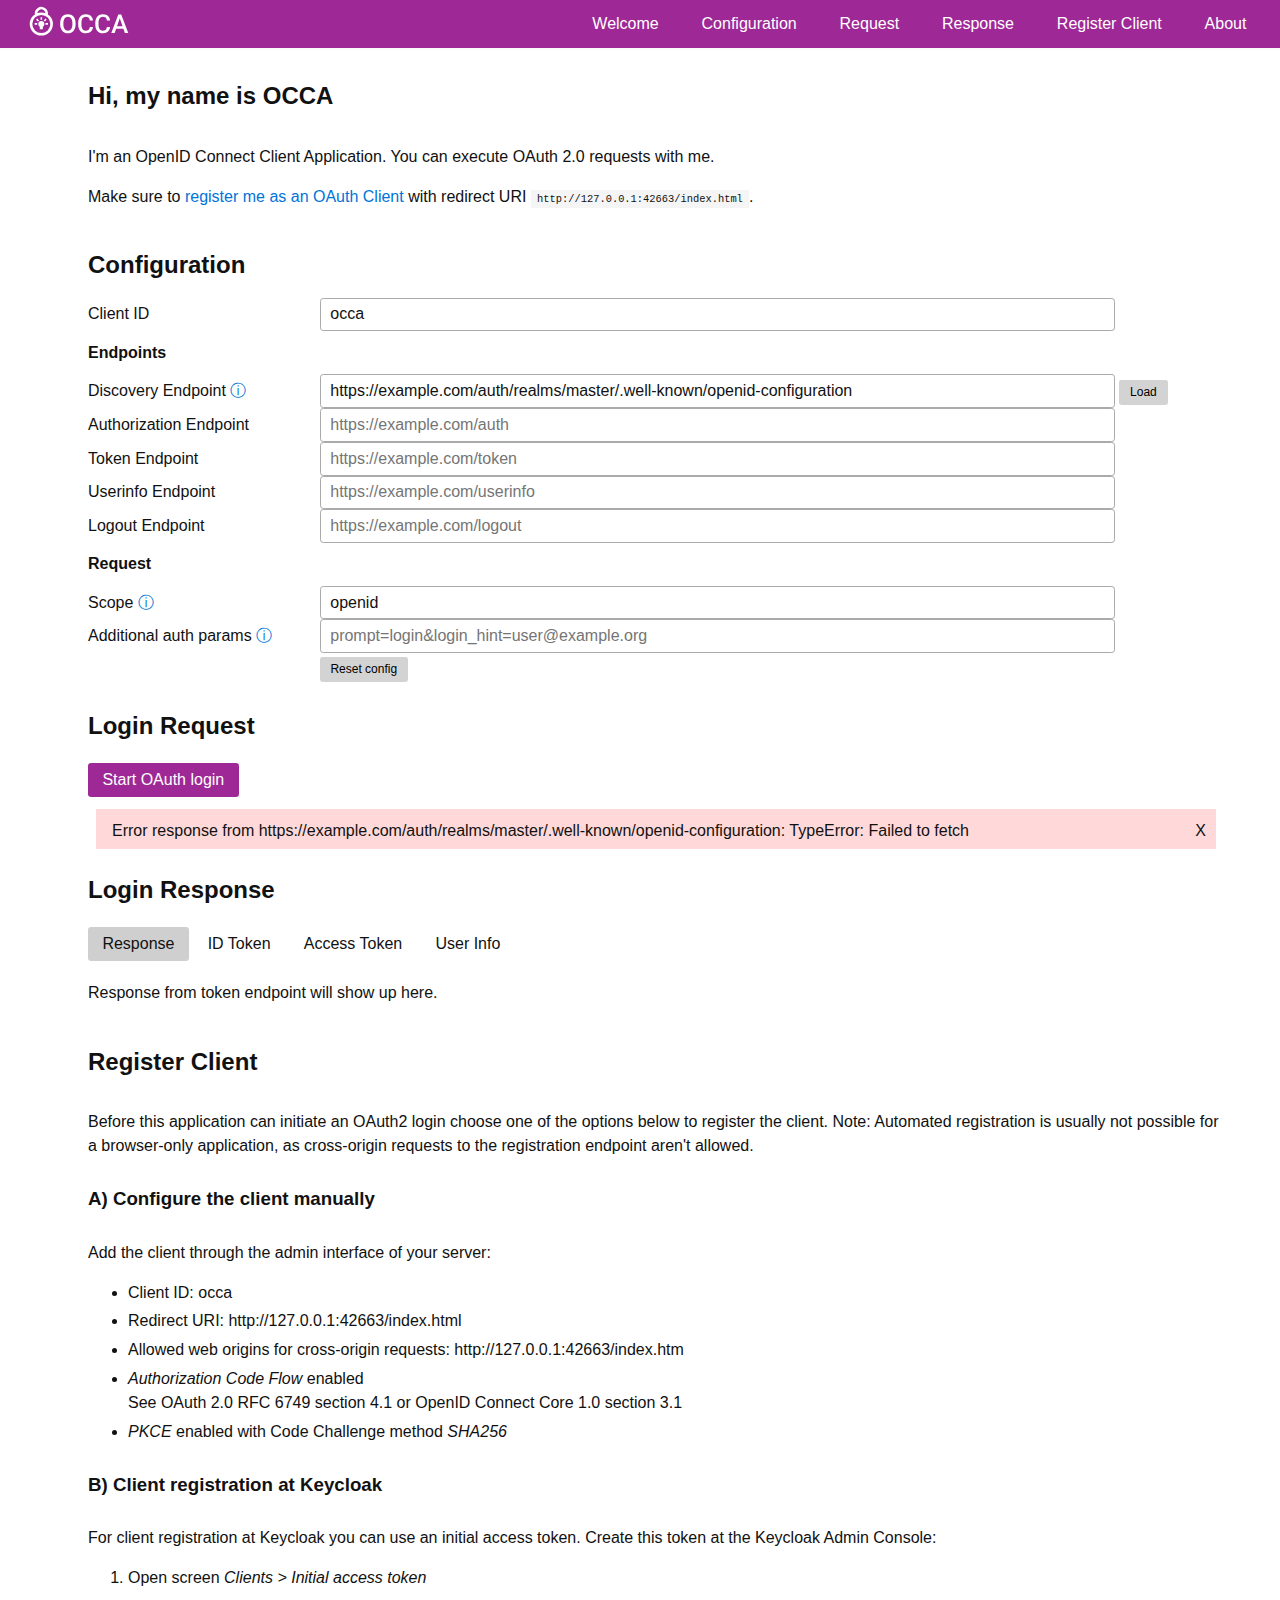
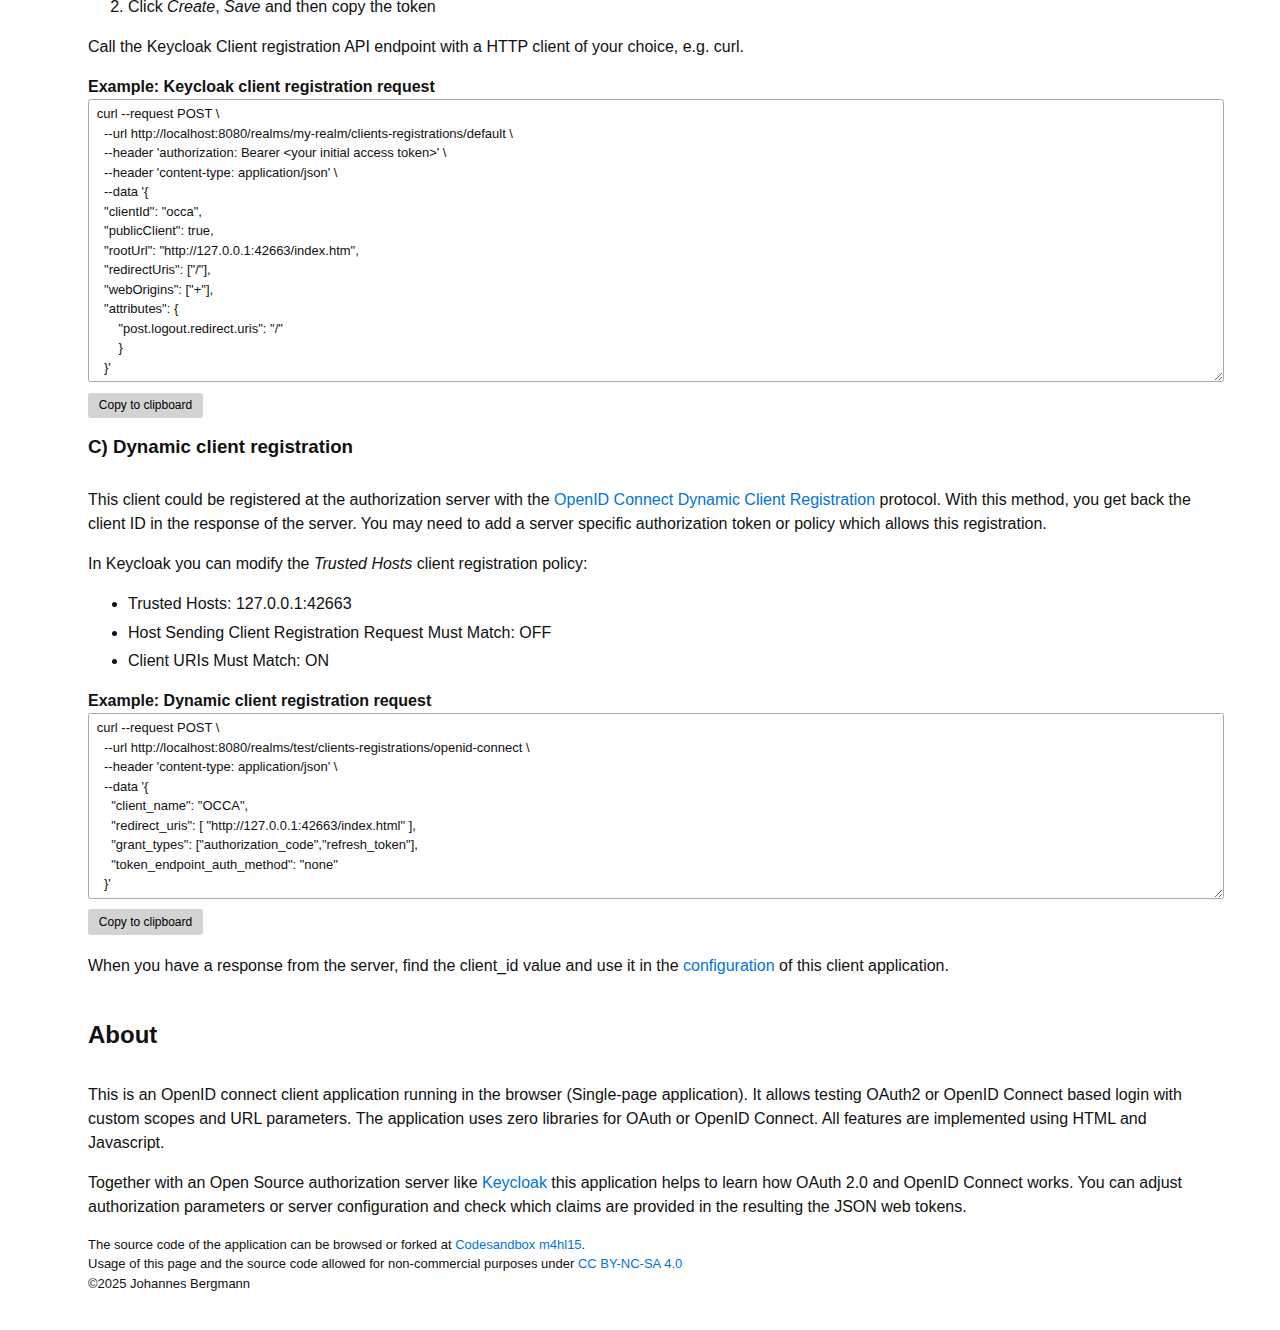
<file: index.html>
<!DOCTYPE html><title>OCCA - OIDC Client Application</title><meta charset=UTF-8><link rel=stylesheet href=occa.a4afa89c.css><link rel=stylesheet href=occa.6286eb1d.css><script type=module src=occa.34c3bae5.js></script><body>
    <nav>
      <a href=#welcome class=brand>
        <svg xmlns:xmlns=http://www.w3.org/2000/svg width=120 height=60 aria-label=OCCA><svg xmlns:xmlns=http://www.w3.org/2000/svg color=#fff viewBox="0 0 116.417 47.625"><g transform="translate(0 -249.375)"><g style=letter-spacing:0;word-spacing:0;fill:currentColor;fill-opacity:1;stroke:none;font-family:sans-serif;font-size:40px;font-style:normal;font-weight:400;line-height:1.25><path d="M180.645 105.857v3.75q0 7.735-2.016 13.875-2.016 6.141-5.766 10.454-3.703 4.312-8.906 6.609-5.203 2.25-11.531 2.25-6.281 0-11.485-2.25-5.156-2.297-8.953-6.61-3.797-4.312-5.906-10.453-2.062-6.14-2.062-13.875v-3.75q0-7.734 2.062-13.828 2.063-6.14 5.813-10.453 3.796-4.36 8.953-6.61 5.203-2.296 11.484-2.296 6.328 0 11.531 2.297 5.203 2.25 8.953 6.61 3.75 4.312 5.766 10.452 2.063 6.094 2.063 13.828m-11.766 3.75v-3.843q0-5.72-1.125-10.078-1.078-4.407-3.234-7.36-2.11-3-5.204-4.5-3.093-1.547-6.984-1.547t-6.937 1.547q-3.047 1.5-5.204 4.5-2.109 2.953-3.234 7.36-1.125 4.359-1.125 10.078v3.843q0 5.72 1.125 10.125 1.125 4.407 3.281 7.454 2.203 3 5.25 4.546 3.047 1.5 6.938 1.5 3.937 0 6.984-1.5 3.047-1.546 5.156-4.546 2.11-3.047 3.188-7.454 1.125-4.406 1.125-10.125m63.797 10.032h11.719q-.563 6.703-3.75 11.953-3.188 5.203-8.954 8.203-5.765 3-14.015 3-6.328 0-11.39-2.25-5.063-2.297-8.673-6.469-3.61-4.219-5.531-10.172-1.875-5.953-1.875-13.312v-5.672q0-7.36 1.922-13.313 1.969-5.953 5.625-10.171 3.656-4.266 8.766-6.516 5.156-2.25 11.578-2.25 8.156 0 13.78 3 5.626 3 8.72 8.297 3.14 5.297 3.843 12.14h-11.718q-.47-4.406-2.063-7.546-1.547-3.141-4.594-4.782-3.046-1.687-7.968-1.687-4.032 0-7.032 1.5t-5.015 4.406q-2.016 2.906-3.047 7.172-.984 4.219-.984 9.656v5.766q0 5.156.89 9.375.938 4.172 2.813 7.172 1.922 3 4.875 4.64t7.078 1.64q5.015 0 8.11-1.593 3.14-1.594 4.734-4.64 1.64-3.094 2.156-7.547m62.672 0h11.718q-.562 6.703-3.75 11.953-3.187 5.203-8.953 8.203t-14.015 3q-6.328 0-11.391-2.25-5.062-2.297-8.672-6.469-3.61-4.219-5.531-10.172-1.875-5.953-1.875-13.312v-5.672q0-7.36 1.922-13.313 1.969-5.953 5.625-10.171 3.656-4.266 8.765-6.516 5.157-2.25 11.579-2.25 8.156 0 13.78 3 5.626 3 8.72 8.297 3.14 5.297 3.843 12.14h-11.718q-.47-4.406-2.063-7.546-1.547-3.141-4.594-4.782-3.047-1.687-7.968-1.687-4.032 0-7.032 1.5t-5.015 4.406q-2.016 2.906-3.047 7.172-.985 4.219-.985 9.656v5.766q0 5.156.891 9.375.938 4.172 2.813 7.172 1.921 3 4.875 4.64 2.953 1.64 7.078 1.64 5.015 0 8.109-1.593 3.14-1.594 4.734-4.64 1.641-3.094 2.157-7.547m48.937-36.938-20.39 59.156h-12.329l25.688-68.25h7.875Zm17.063 59.156L340.91 82.701l-.89-9.094h7.921l25.782 68.25Zm-.985-25.312v9.328h-37.125v-9.328Z" aria-label=OCCA style=font-variant:normal;font-family:Roboto;font-size:96px;font-style:normal;font-weight:500;font-stretch:100% transform="translate(7.118 244.435)scale(.26458)"/></g><circle cx=21.668 cy=273.188 r=10 style=fill:none;fill-opacity:1;stroke:currentColor;stroke-width:2.5px;stroke-miterlimit:4;stroke-dasharray:none;stroke-opacity:1 /><circle cx=21.668 cy=273.129 r=2.899 style=fill:currentColor;fill-opacity:1;stroke:none;stroke-width:1px;stroke-miterlimit:4;stroke-dasharray:none;stroke-opacity:1 /><path d="M21.668 269.082v-2.479m3.968 6.447h2.479m-12.894 0H17.7m6.774-2.806 1.753-1.752m-9.117 0 1.752 1.752" style=fill:none;stroke:currentColor;stroke-width:1.5px;stroke-linecap:butt;stroke-linejoin:miter;stroke-miterlimit:4;stroke-dasharray:none;stroke-opacity:1 /><rect width=3 height=4 x=20.168 y=274.196 ry=.514 style=fill:currentColor;fill-opacity:1;stroke:none;stroke-width:2.86801px;stroke-miterlimit:4;stroke-dasharray:none;stroke-opacity:1 /><path d="M-16.9-264.6a5.06 5.06 0 0 1-1.803 5.798 5.06 5.06 0 0 1-6.07-.105 5.06 5.06 0 0 1-1.602-5.857" style=fill:none;fill-opacity:1;stroke:currentColor;stroke-width:2.5px;stroke-miterlimit:4;stroke-dasharray:none;stroke-opacity:1 transform=scale(-1) /></g></svg></svg>
      </a>
      <input id=bmenu type=checkbox class=show>
      <label for=bmenu class="burger button pseudo toggle">☰</label>
      <div class=menu id=menu-occa>
        <a href=#welcome class="button pseudo">Welcome</a>
        <a href=#configuration class="button pseudo">Configuration</a>
        <label for=bmenub class="burger button pseudo">menu</label>
        <a href=#request class="button pseudo">Request</a>
        <a href=#response class="button pseudo">Response</a>
        <a href=#register-client class="button pseudo">Register Client</a>
        <a href=#about class="button pseudo">About</a>
      </div>
    </nav>    
    <main class=content>
      <section id=welcome>
        <h2>Hi, my name is OCCA</h2>
        <p>
          I'm an OpenID Connect Client Application. You can execute OAuth 2.0 requests with me. 
        </p>
        <p>
          Make sure to <a href=#register-client>register me as an OAuth Client</a> with redirect URI <code id=redirectUri></code>.
        </p>
      </section>  
      <section id=configuration>
        <h2>Configuration</h2>
        <div class=config>
          <div class=stack>
            <label for=clientId>Client ID</label>
            <input id=clientId placeholder=my-client-id>
          </div>        
          <h4>Endpoints</h4>
          <div class=stack>
            <label for=discoveryEndpoint>Discovery Endpoint <a target=_blank href=https://openid.net/specs/openid-connect-discovery-1_0.html#ProviderMetadata>ⓘ</a></label>
            <span class=configValue><input id=discoveryEndpoint placeholder=https://example.com/auth/.well-known/openid-configuration>
            <button id=discoveryButton class=secondaryAction data-tooltip="Load other endpoints from discovery document">Load</button>
          </span></div>        
          <div class=stack>
            <label for=authorizationEndpoint>Authorization Endpoint</label>
            <input class=configValue id=authorizationEndpoint placeholder=https://example.com/auth>
          </div>
          <div class=stack>
            <label for=tokenEndpoint>Token Endpoint</label>
            <input class=configValue id=tokenEndpoint placeholder=https://example.com/token>
          </div>
          <div class=stack>
            <label for=userinfoEndpoint>Userinfo Endpoint</label>
            <input id=userinfoEndpoint placeholder=https://example.com/userinfo>
          </div>
          <div class=stack>
            <label for=logoutEndpoint>Logout Endpoint</label>
            <input id=logoutEndpoint placeholder=https://example.com/logout>
          </div>        
          <h4>Request</h4>        
          <div class=stack>
            <label for=scope>Scope
              <a target=_blank href=https://openid.net/specs/openid-connect-core-1_0.html#ScopeClaims>ⓘ</a></label>
            <input id=scope placeholder=openid>
          </div>
          <div class=stack>
            <label for=authParams>Additional auth params
              <a target=_blank href=https://openid.net/specs/openid-connect-core-1_0.html#AuthRequest>ⓘ</a>
            </label>
            <input id=authParams placeholder="prompt=login&amp;login_hint=user@example.org">
          </div>
          <div class=stack>
            <label></label>
            <button id=resetConfig class=secondaryAction data-tooltip="Configuration is stored automtically when OAuth login is started. Reset to defaults here.">
              Reset config
            </button>
          </div>
        </div>
      </section>

      <section id=request>
        <h2>Login Request</h2>
        <button id=startButton class=primaryAction>
          Start OAuth login
        </button>

        <button id=refreshButton class=pseudo hidden=true>
          Refresh
        </button>

        <button id=userinfoButton class=pseudo hidden=true>
          Userinfo Request
        </button>
        
        <button id=logoutButton class=pseudo hidden=true>
          Logout
        </button>

        <div id=notificationContainer></div>            
      </section>

      <section id=response>
        <h2>Login Response</h2>
        <div class="four tabs">
          <input id=tab-response type=radio name=tabgroupResult checked>
          <label class="button pseudo toggle" for=tab-response>Response</label>
          <input id=tab-idToken type=radio name=tabgroupResult>
          <label class="button pseudo toggle" for=tab-idToken>ID Token</label>
          <input id=tab-accessToken type=radio name=tabgroupResult>
          <label class="button pseudo toggle" for=tab-accessToken>Access Token</label>
          <input id=tab-userinfoToken type=radio name=tabgroupResult>
          <label class="button pseudo toggle" for=tab-userinfoToken>User Info</label>
          <div class=row>
            <div>
              <div id=responseContainer style=overflow-x:auto>
                <p>Response from token endpoint will show up here.</p>
              </div>
            </div>
            <div>
              <div id=idTokenContainer>
                <p>ID Token claims will show up here.</p>
              </div>
            </div>
            <div>
              <div id=accessTokenContainer>
                <p>Access Token claims will show up here.</p>
              </div>
            </div>
            <div>
              <div id=userinfoContainer>
                <p>User Info response will show up here.</p>
              </div>
            </div>          
          </div>
        </div>

        <div id=storedTokens hidden=true>
          <header>
            <h3>Keycloak - Stored IdP tokens</h3>
          </header>
          <div class="tabs three">
            <input id=tab-idp-response type=radio name=tabgroupIdpResult checked>
            <label class="button pseudo toggle" for=tab-idp-response>Response</label>
            <input id=tab-idp-idToken type=radio name=tabgroupIdpResult>
            <label class="button pseudo toggle" for=tab-idp-idToken>IdP ID Token</label>
            <input id=tab-idp-accessToken type=radio name=tabgroupIdpResult>
            <label class="button pseudo toggle" for=tab-idp-accessToken>IdP Access Token</label>
            <div class=row>
              <div>
                <div id=idpResponseContainer style=overflow-x:auto>
                  <p></p>
                </div>
              </div>
              <div>
                <div id=idpIdTokenContainer>
                  <p></p>
                </div>
              </div>
              <div>
                <div id=idpAccessTokenContainer>
                  <p></p>
                </div>
              </div>
            </div>
          </div>
        </div>
      </section>

      <section id=register-client>
        <h2>Register Client</h2>
        <p>
          Before this application can initiate an OAuth2 login choose one of the options below to register the client.
          Note: Automated registration is usually not possible for a browser-only application, as cross-origin requests to the registration endpoint aren't allowed.
        </p>

        <h3>A) Configure the client manually</h3> 
        <p>
          Add the client through the admin interface of your server:
          <div id=configureClientManually></div>
        <p></p>  

        <h3>B) Client registration at Keycloak</h3>
        <p>For client registration at Keycloak you can use an initial access token. Create this token at the Keycloak Admin Console:</p>
        <ol>
          <li>Open screen <i>Clients &gt; Initial access token</i></li>
          <li>Click <i>Create</i>, <i>Save</i> and then copy the token</li>
        </ol>
        <p>Call the Keycloak Client registration API endpoint with a HTTP client of your choice, e.g. curl.</p>
        <b>Example: Keycloak client registration request</b>        
        <textarea id=keycloakCurlRequest readonly=true rows=14 style=font-size:small></textarea>
        <button class=secondaryAction onclick="navigator.clipboard.writeText(document.getElementById('keycloakCurlRequest').value)">
          Copy to clipboard
        </button>

        <h3>C) Dynamic client registration</h3> 
        <p>
          This client could be registered at the authorization server with the <a href=https://openid.net/specs/openid-connect-registration-1_0.html>OpenID Connect Dynamic Client Registration</a> protocol. 
          With this method, you get back the client ID in the response of the server.
          You may need to add a server specific authorization token or policy which allows this registration.
        </p>
        <p>
          In Keycloak you can modify the <i>Trusted Hosts</i> client registration policy:
          <div id=keycloakTrustedHostsRegistrationPolicy></div>
        <p></p>
        <b>Example: Dynamic client registration request</b>
        <textarea id=dyanmicClientRegistrationCurlRequest readonly=true rows=9 style=font-size:small></textarea>
        <button class=secondaryAction onclick="navigator.clipboard.writeText(document.getElementById('dyanmicClientRegistrationCurlRequest').value)">
          Copy to clipboard
        </button>
        <p>When you have a response from the server, find the client_id value and use it in the <a href=#configuration>configuration</a> of this client application.
      </section>

      <section id=about>
        <h2>About</h2>        
        <p>This is an OpenID connect client application running in the browser (Single-page application). 
          It allows testing OAuth2 or OpenID Connect based login with custom scopes and URL parameters. The application uses zero libraries for OAuth or OpenID Connect. All features are implemented using HTML and Javascript.
        </p>
        <p>
          Together with an Open Source authorization server like <a href=https://www.keycloak.org/>Keycloak</a> this application helps to learn how OAuth 2.0 and OpenID Connect works. You can adjust authorization parameters or server configuration and check which claims are provided in the resulting the JSON web tokens.
        </p>
        <p style=font-size:small>
          The source code of the application can be browsed or forked at <a href=https://codesandbox.io/s/m4hl15>Codesandbox m4hl15</a>.
          <br>
          Usage of this page and the source code allowed for non-commercial purposes under <a href="https://creativecommons.org/licenses/by-nc-sa/4.0/deed.en>">CC BY-NC-SA 4.0</a>
          <br>
          ©2025 Johannes Bergmann
        </p>
      </section>
    </main>
</file>
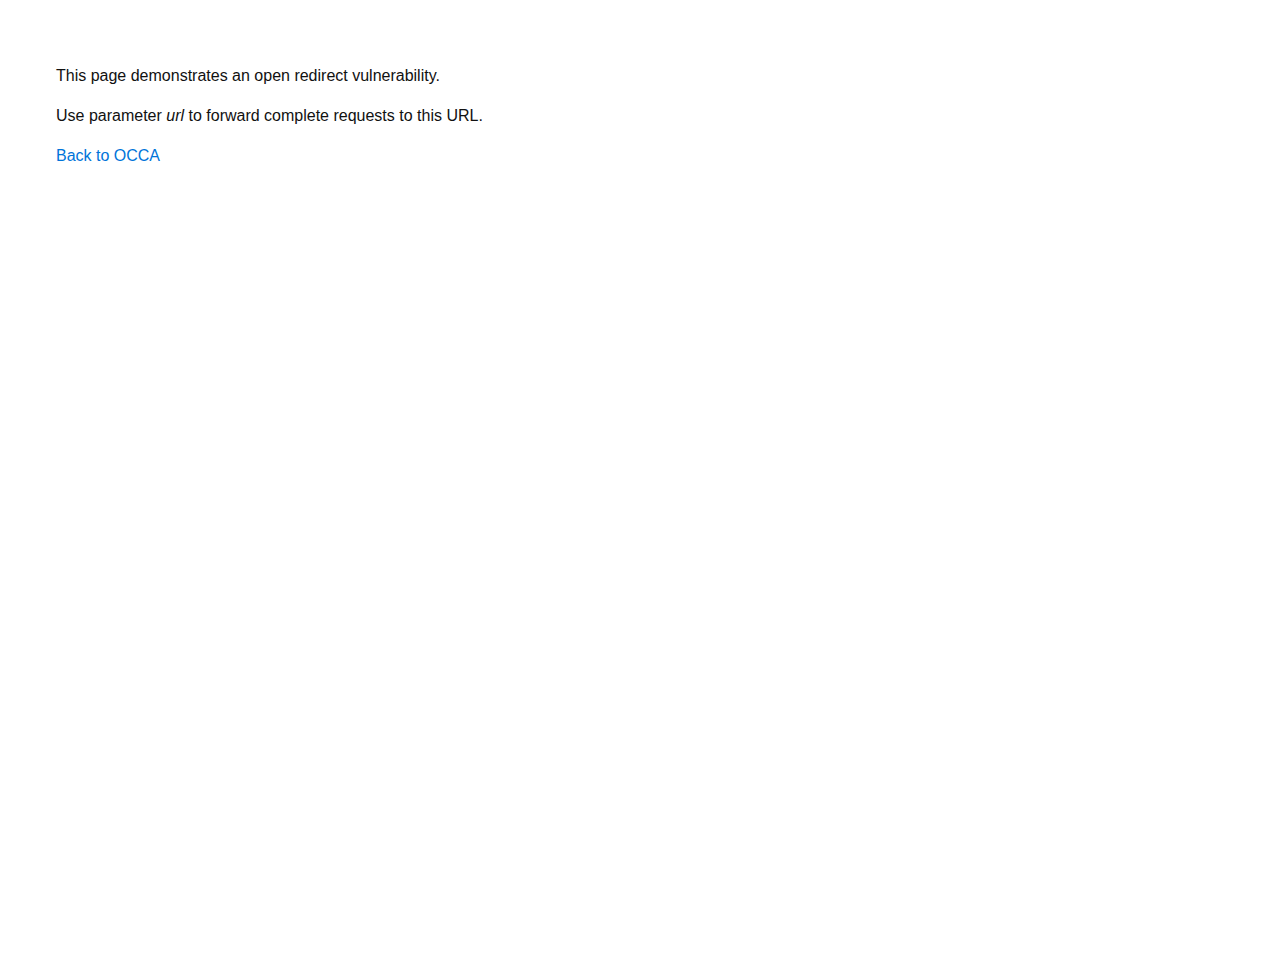
<file: forward.html>
<!DOCTYPE html><title>OCCA - OIDC Client Application</title><meta charset=UTF-8><link rel=stylesheet href=occa.a4afa89c.css><link rel=stylesheet href=occa.6286eb1d.css><script type=module src=forward.abefa94a.js></script><body>
    <main class=content>
      This page demonstrates an open redirect vulnerability.
      <p>
        Use parameter <i>url</i> to forward complete requests to this URL.
      </p>
      <p>
        <a href=./>Back to OCCA</a>
      </p>
    </main>
</file>
